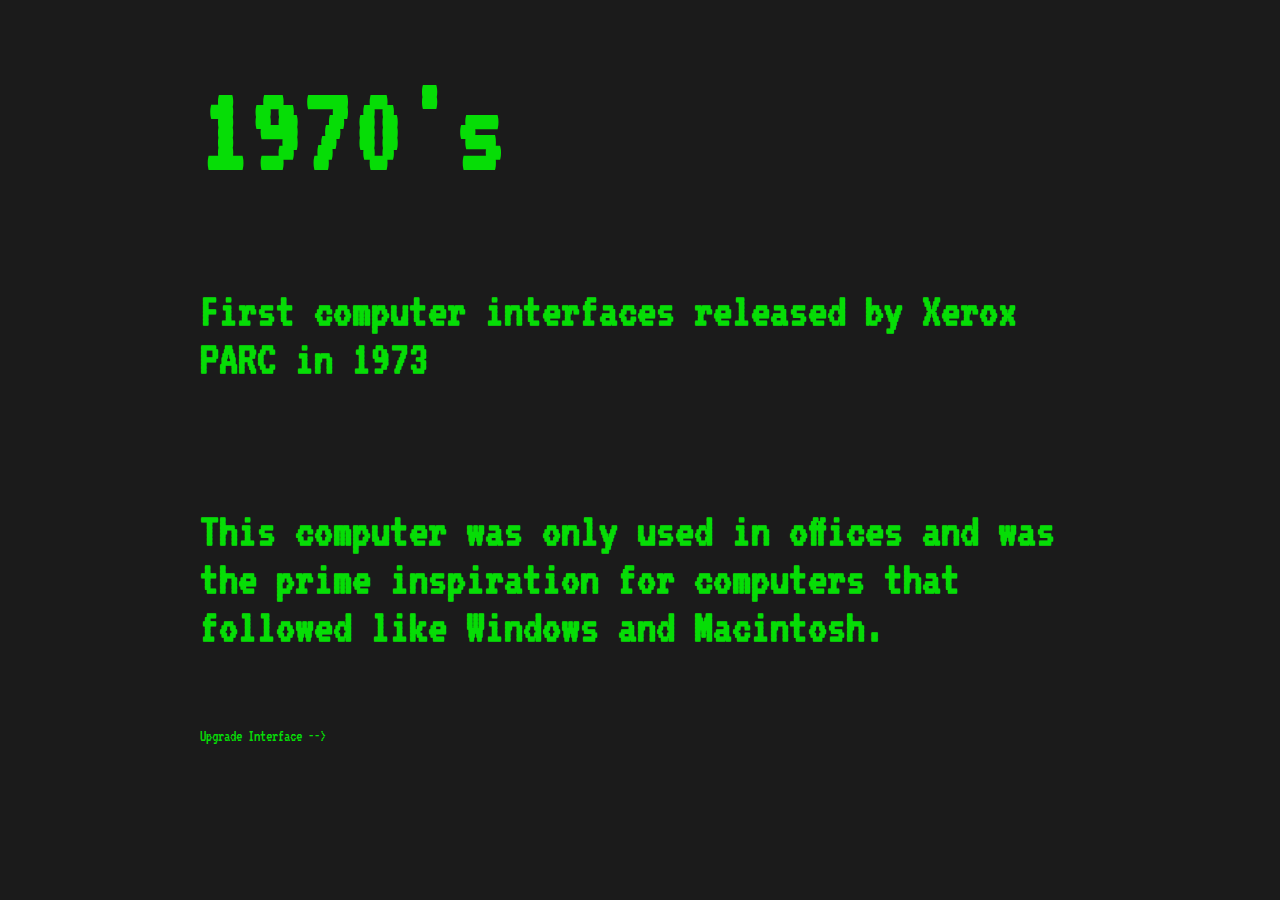
<file: index.html>
<!DOCTYPE html>
<html lang="en">
<head>
    <meta charset="UTF-8">
    <meta name="viewport" content="width=device-width, initial-scale=1.0">
    <link rel="preconnect" href="https://fonts.googleapis.com">
<link rel="preconnect" href="https://fonts.gstatic.com" crossorigin>
<link href="https://fonts.googleapis.com/css2?family=VT323&display=swap" rel="stylesheet">
    <link rel="stylesheet" href="styles.css">
    <title>Document</title>
</head>
<body class="seventies">
    <div class="content1">
        <div class="sentence70 sentence1">
            <h1>1970's</h1>
        </div>
        <div class="sentence70 sentence2">
            <h3>First computer interfaces released by Xerox PARC in 1973</h3>
        </div>
        <div class="sentence70 sentence3">
            <h3>This computer was only used in offices and was the prime inspiration for computers that followed like Windows and Macintosh.</h3>
        </div>
        <div class="sentence70 sentence4"><a href="eighties.html">
            <p>Upgrade Interface --></p></a>
        </div>
        
    </div>
    
</body>
</html>
</file>
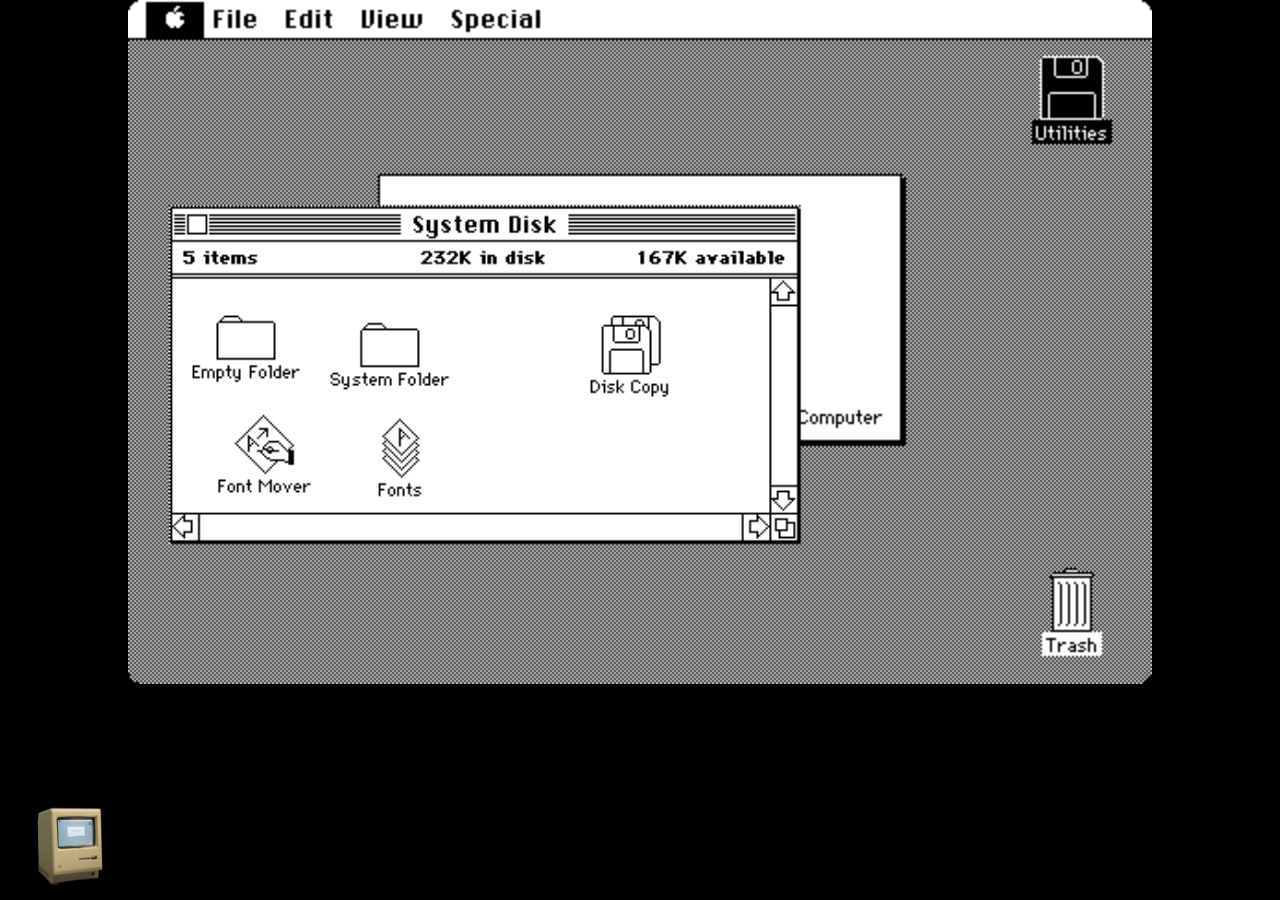
<file: eighties.html>
<!DOCTYPE html>
<html lang="en">
<head>
    <meta charset="UTF-8">
    <meta name="viewport" content="width=device-width, initial-scale=1.0">
    <link rel="stylesheet" href="styles.css">
    <title>Document</title>
</head>
<body class="eighties">
    <div class="content2">
        <div class="sentence90 box1">
        </div>
        <div class="sentence90 box2"><a href="nineties.html">
            <div class="folder folder3"></div></a>
        </div>
        <div class="helper helper-eighties">
            <p>The first Apple computer came out mid-80s and the mouse was first introduced around the same time as well. Click the trash button to upgrade your software!</p>
            <img src="images/computer-helper.png" >
        </div>

    </div>
    
</body>
</html>
</file>
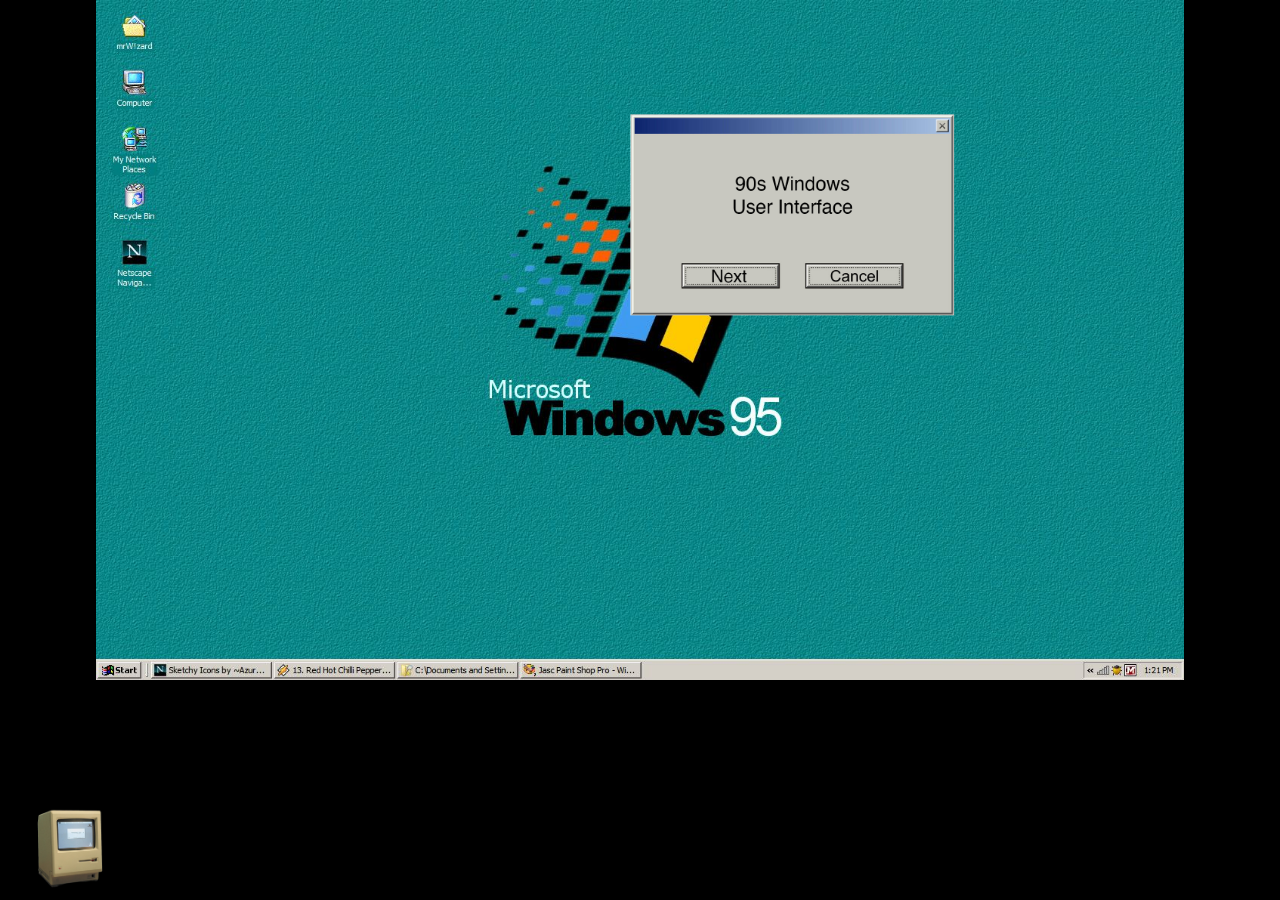
<file: nineties.html>
<!DOCTYPE html>
<html lang="en">
<head>
    <meta charset="UTF-8">
    <meta name="viewport" content="width=device-width, initial-scale=1.0">
    <link rel="stylesheet" href="styles.css">
    <title>Document</title>
</head>
<body class="nineties">
    <div class="content3">
        <div class="sentence90 box3"><a href="y2k.html">
            <div class="image_error"></div>
        </a></div>
        <div class="helper helper-nineties">
            <p>Many households began to have a computer or desktop with grey, boxy windows and the first Internet Explorer. Click the next button to upgrade your software!</p>
            <img src="images/computer-helper.png" >
        </div>
    </div>
    
</body>
</html>
</file>
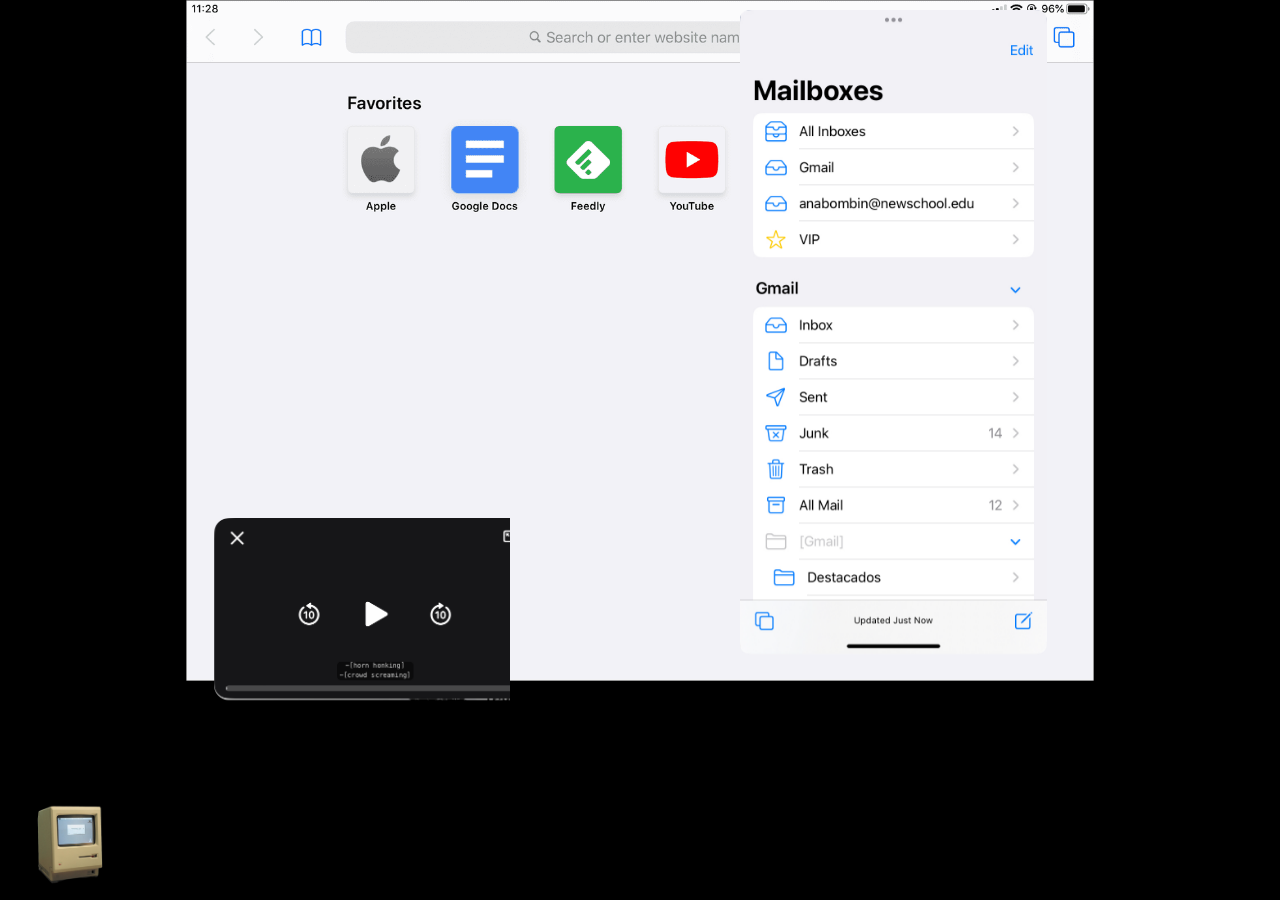
<file: tens.html>
<!DOCTYPE html>
<html lang="en">
<head>
    <meta charset="UTF-8">
    <meta name="viewport" content="width=device-width, initial-scale=1.0">
    <link rel="stylesheet" href="styles.css">
    <title>Document</title>
</head>
<body class="tens">
    <div class="content5">
        <div class="sentence10 box5"></div>
        <a href="twenties.html">
        <div class="sentence10 box6"></div></a>
        <div class="sentence10 box7 dock"></div>
        <div class="helper helper-tens">
            <p>With screens of all sizes, the 10s introduced dynamic islands and split screens to fit all your windows in one screen. Click the Netflix window to upgrade your software!</p>
            <img src="images/computer-helper.png" >
        </div>
    </div>
    
</body>
</html>
</file>
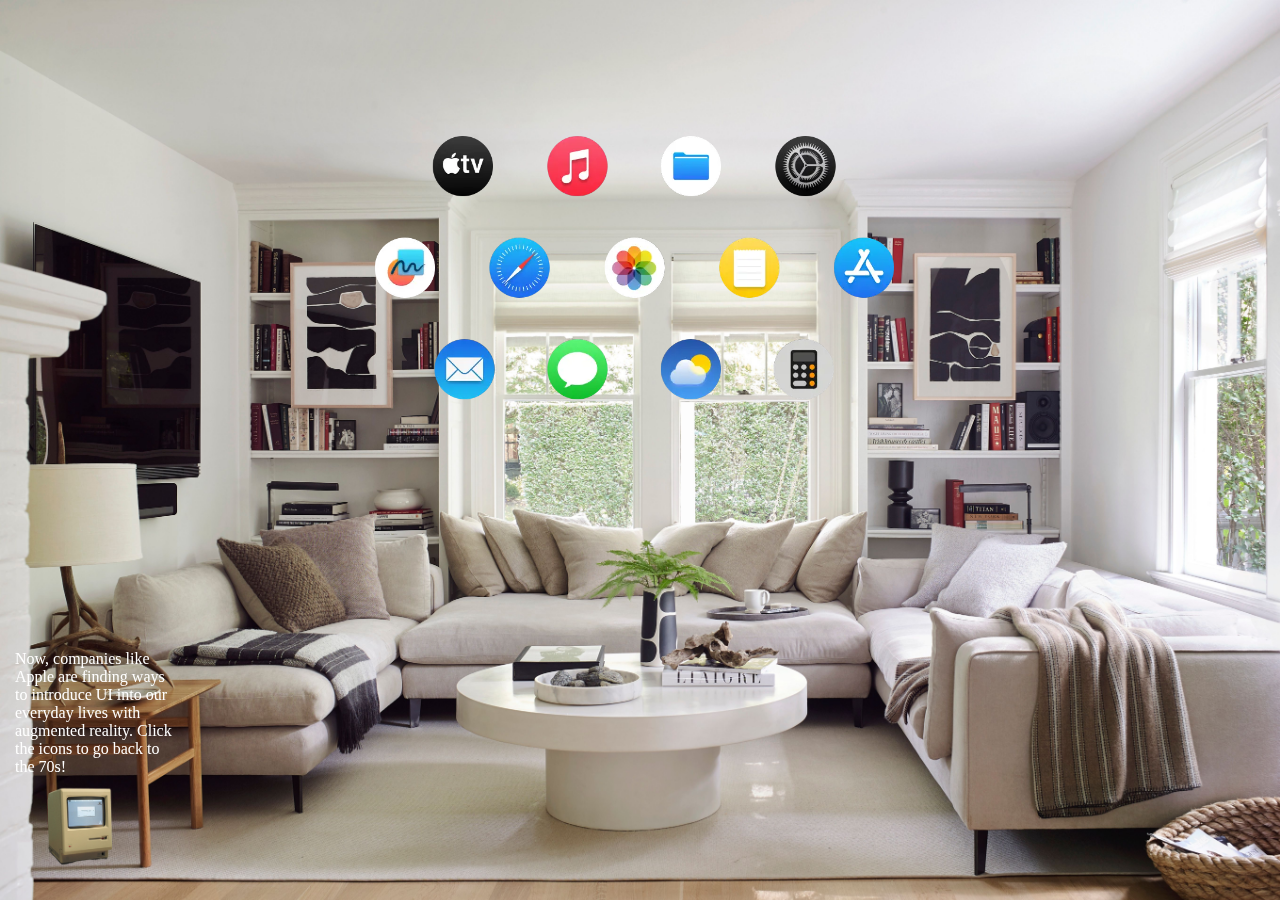
<file: twenties.html>
<!DOCTYPE html>
<html lang="en">
<head>
    <meta charset="UTF-8">
    <meta name="viewport" content="width=device-width, initial-scale=1.0">
    <link rel="stylesheet" href="styles.css">
    <title>Document</title>
</head>
<body class="twenties">
    <div class="content6">
        <a href="index.html">
        <div class="sentence20 box10">
        </div></a>
        <div class="helper helper-twenties">
            <p>Now, companies like Apple are finding ways to introduce UI into our everyday lives with augmented reality. Click the icons to go back to the 70s!</p>
            <img src="images/computer-helper.png" >
        </div>
    </div>
    
</body>
</html>
</file>
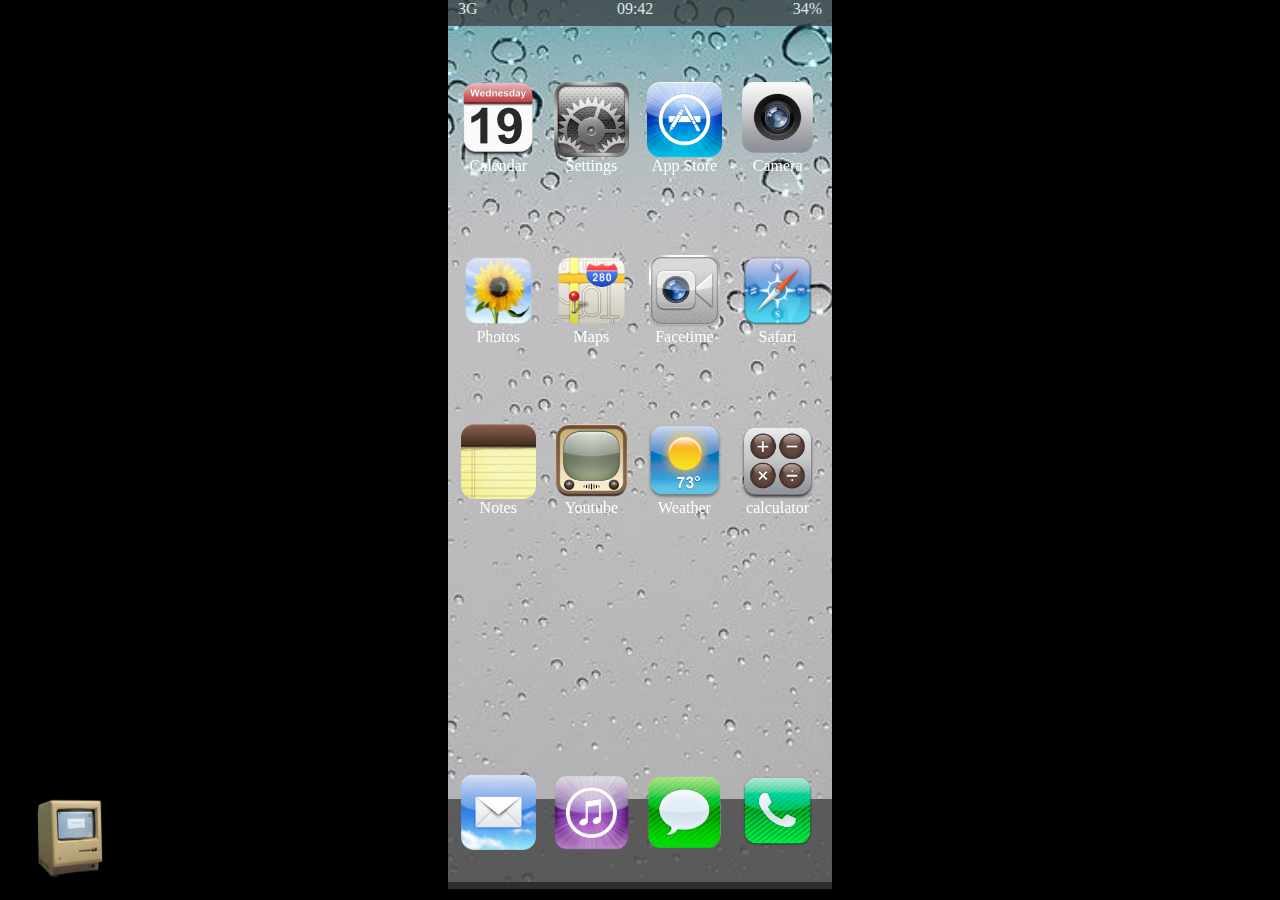
<file: y2k.html>
<!DOCTYPE html>
<html lang="en">
<head>
    <meta charset="UTF-8">
    <meta name="viewport" content="width=device-width, initial-scale=1.0">
    <link rel="stylesheet" href="styles.css">
    <title>Document</title>
</head>
<body class="y2k">
    <div class="content4">
        <div class="menu"></div>
        <div class="top-info">
            <p>3G</p>
            <p>09:42</p>
            <p>34%</p>
        </div>
        <div class="sentence00 box4">
            <div class="folder folder1">
                <img src="images/20_calendar.jpeg">
                <p>Calendar</p>
            </div>
            <div class="folder folder2">
                <img src="images/20_settings.png">
                <p>Settings</p>
            </div>
            <div class="folder folder3">
                <img src="images/20_app_store.webp">
                <p>App Store</p>
            </div>
            <div class="folder folder3">
                <img src="images/20_camera.png">
                <p>Camera</p>
            </div>
            <div class="folder folder3">
                <img src="images/20_photos.png">
                <p>Photos</p>
            </div>
            <div class="folder folder3">
                <img src="images/20_maps.png">
                <p>Maps</p>
            </div>
            <div class="folder folder3">
                <img src="images/20_facetime.png">
                <p>Facetime</p>
            </div>
            <div class="folder folder4">
                <img src="images/20_mail.webp">
                <p></p>
            </div>
            <div class="folder folder3">
                <img src="images/20_safari.png">
                <p>Safari</p>
            </div>
            <div class="folder folder3">
                <img src="images/20_notes.webp">
                <p>Notes</p>
            </div>
            <div class="folder folder3">
                <img src="images/20_youtube.png">
                <p>Youtube</p>
            </div>
            <div class="folder folder3">
                <img src="images/20_weather.webp">
                <p>Weather</p>
            </div>
            <div class="folder folder5">
                <img src="images/20_itunes.webp">
                <p></p>
            </div>
            <div class="folder folder3">
                <img src="images/20_calculator.webp">
                <p>calculator</p>
            </div>
            <div class="folder folder6">
                <img src="images/20_messages.png">
                <p></p>
            </div>
            <div class="folder folder7"><a href="tens.html">
                <img src="images/20_phone.png"></a>
                <p></p>
            </div>
        </div>
        <div class="helper helper-y2k">
            <p>We started seeing screens change to adapt to phones and touch screens with the release of the first iPhone in 2007. Click the phone icon to upgrade your software!</p>
            <img src="images/computer-helper.png" >
        </div>
    </div>
    
</body>
</html>
</file>
<file: styles.css>
* {
    bo rder: 1px solid white;
    margin: 0px;
    padding: 0px;
}



/* index.html or seventies first page */

.seventies {
    background-color: rgb(27, 27, 27);
}

.content1 {
    height:98vh;
    display: flex;
    flex-direction: column;
    justify-content: space-around;
    color: rgb(6, 221, 6);
}

.sentence70 {
    height: 10%;
    margin: 0px 200px;
    font-family: "VT323", monospace;
    font-weight: 400;
    font-style: normal;
}

.sentence70 h1 {
    font-size: 8em;
}

.sentence70 h3 {
    font-size: 3em;
}

.sentence70 a {
    color: rgb(6, 221, 6);
    text-decoration: none;
}

.sentence70 a:hover {
    color: white;
    text-decoration: none;
}




/* eighties.html or 80s second page */


.eighties {
    background-color: black;
    display: flex;
    justify-content: center;
}

.content2 {
    height:100vh;
    width: 80vw;
    display: flex;
    justify-content: space-between;
    background-image: url('images/80_version.png');
    background-repeat: no-repeat;
    background-size: contain;
    align-items: center;
}

.box1 {
    width: 80vw;
    height: 70vh;
    background-image: url('images/80_window.png');
    background-repeat: no-repeat;
    background-size: cover;
}

.box2 {
    width: 40vw;
    height: 98vh;
    display: flex;
    flex-direction: column;
    justify-content: end;
    align-items: end;
}

.folder{
    width: 70px;
    height: 90px;
    margin: 20px 45px;
}

.helper-eighties {
    position: fixed;
    width: 100px;
    height: 100px;
    left: 5px;
    bottom: 220px;
    color: black;
    transition: all .3s ease-in-out;
}

.helper-eighties img{
    margin-top: 10px;
    width: 130px;
}

.helper-eighties:hover{
    color: white;
    transition: all .3s ease-in-out;
}



/* nineties.html or 90s third page */
.nineties {
    background-color: black;
    display: flex;
    justify-content: center;
}

.content3 {
    height:100vh;
    width: 85vw;
    display: flex;
    justify-content: space-between;
    background-image: url('images/90s_windows.jpeg');
    background-repeat: no-repeat;
    background-size: contain;
    align-items: center;
}

.box3 {
    position:absolute;
    z-index: 10;
    height: 300px;
    width: 400px;
    left: 600px;
    top: 80px;
    
}

.image_error {
    height: 100%;
    width: 100%;
    background-image: url('images/90s_error.png');
    background-repeat: no-repeat;
    background-size: contain;
}

.helper-nineties {
    position: fixed;
    width: 85px;
    height: 100px;
    left: 5px;
    bottom: 290px;
    color: black;
    transition: all .3s ease-in-out;
}

.helper-nineties img{
    margin-top: 10px;
    width: 130px;
}

.helper-nineties:hover{
    color: white;
    transition: all .3s ease-in-out;
}




/* y2k.html or 2000s fourth page */
.y2k {
    background-color: black;
    height:98vh;
    width: 100vw;
    display: flex;
    justify-content: center;
}

.content4 {
    width: 30vw;
    display: flex;
    justify-content: center;
    flex-direction: column;
    background-image: url('images/iphone_droplets.jpeg');
    background-repeat: no-repeat;
    background-size: cover;
    align-items: center;
    
}

.menu {
    background-color: rgb(61, 61, 61);
    opacity: 75%;
    position: fixed;
    width: 30vw;
    height: 10%;
    bottom: 11px;
}

.top-info {
    width: 100%;
    height: 3%;
    display: flex;
    margin: 0px 10px;
    justify-content: space-between;
    background-color: rgb(61, 61, 61);
    opacity: 75%;
}

.top-info p {
    padding: 0px 10px;
    color: white;
}

.box4 {
    height: 97vh;
    width: 97%;
    display: grid;
    grid-template-columns: repeat(4, 1fr);
    grid-template-rows: repeat(5, 1fr);
    padding: 0px 7px;
    top: 0px;
    align-items: center;
    justify-content: center;
    z-index: 3;
    
}

.folder {
    height:75px;
    width:75px;
    margin: 7px;
    margin-top: 40px;
    display: flex;
    flex-direction: column;
    align-items: center;
    justify-content: center;
}

.folder4 {
    grid-area: 5/ 1/ 6/ 2;
}

.folder5 {
    grid-area: 5/ 2/ 6/ 3;
}

.folder6 {
    grid-area: 5/ 3/ 6/ 4;
}

.folder7{
    grid-area: 5/ 4/ 6/ 5;
    height:75px;
    width:75px;
}

.folder p {
    color: white;
}

.folder img {
    height:75px;
    width:75px;
    transition: all .3s ease-in-out;
}

.folder7 img:hover {
    height:70px;
    width:70px;
    transition: all .3s ease-in-out;
}

.helper-y2k {
    position: fixed;
    width: 180px;
    height: 100px;
    left: 5px;
    bottom: 120px;
    color: black;
    transition: all .3s ease-in-out;
}

.helper-y2k img{
    margin-top: 10px;
    width: 130px;
}

.helper-y2k:hover{
    color: white;
    transition: all .3s ease-in-out;
}



/* tens.html or 10s fifth page */
.tens {
    background-color: black;
    display: flex;
    justify-content: center;
}

.content5 {
    height:100vh;
    width: 71vw;
    display: flex;
    justify-content: space-between;
    background-image: url('images/10_safari.png');
    background-repeat: no-repeat;
    background-size: contain;
    align-items: center;
}

.box5 {
    position:absolute;
    z-index: 10;
    height: 98vh;
    width: 30vw;
    left: 740px;
    top: 10px;
    background-image: url('images/10_email.png');
    background-repeat: no-repeat;
    background-size: 80%;
}

.box6 {
    position:absolute;
    z-index: 11;
    height: 28vh;
    width: 25vw;
    left: 190px;
    top: 490px;
    background-image: url('images/10_netflix.png');
    background-repeat: no-repeat;
    background-size: cover;
    transition: all .3s ease-in-out;
}

.box6:hover {
    height: 27vh;
    width: 24vw;
    transition: all .3s ease-in-out;
}

.box7 {
    position:fixed;
    height: 10vh;
    width: 70vw;
    bottom: 0px;
    text-align: center;
}

.helper-tens {
    position: fixed;
    width: 160px;
    height: 100px;
    left: 5px;
    bottom: 150px;
    color: black;
    transition: all .3s ease-in-out;
}

.helper-tens img{
    margin-top: 10px;
    width: 130px;
}

.helper-tens:hover{
    color: white;
    transition: all .3s ease-in-out;
}




/* twenties.html or 20s sixth page */
.twenties {
    background-color: lightskyblue;
    
}

.content6 {
    height: 100vh;
    width: 100vw;
    display: flex;
    justify-content: center;
    background-image: url('images/22_livingroom.jpeg');
    background-repeat: no-repeat;
    background-size: cover;
    align-items: center;
}

.box10 {
    height: 45vh;
    width: 50vw;
    position:absolute;
    top: 100px;
    left: 350px;
    z-index: 10;
    background-image: url('images/22_icons_spatial.png');
    background-repeat: no-repeat;
    background-size: 90%;
    transition: all .3s ease-in-out;
}

.box10:hover {
    background-size: 89%;
    transition: all .3s ease-in-out;
}

.helper-twenties {
    position: fixed;
    width: 160px;
    height: 100px;
    left: 15px;
    bottom: 150px;
    color: white;
}

.helper-twenties img{
    margin-top: 10px;
    width: 130px;
}
</file>
